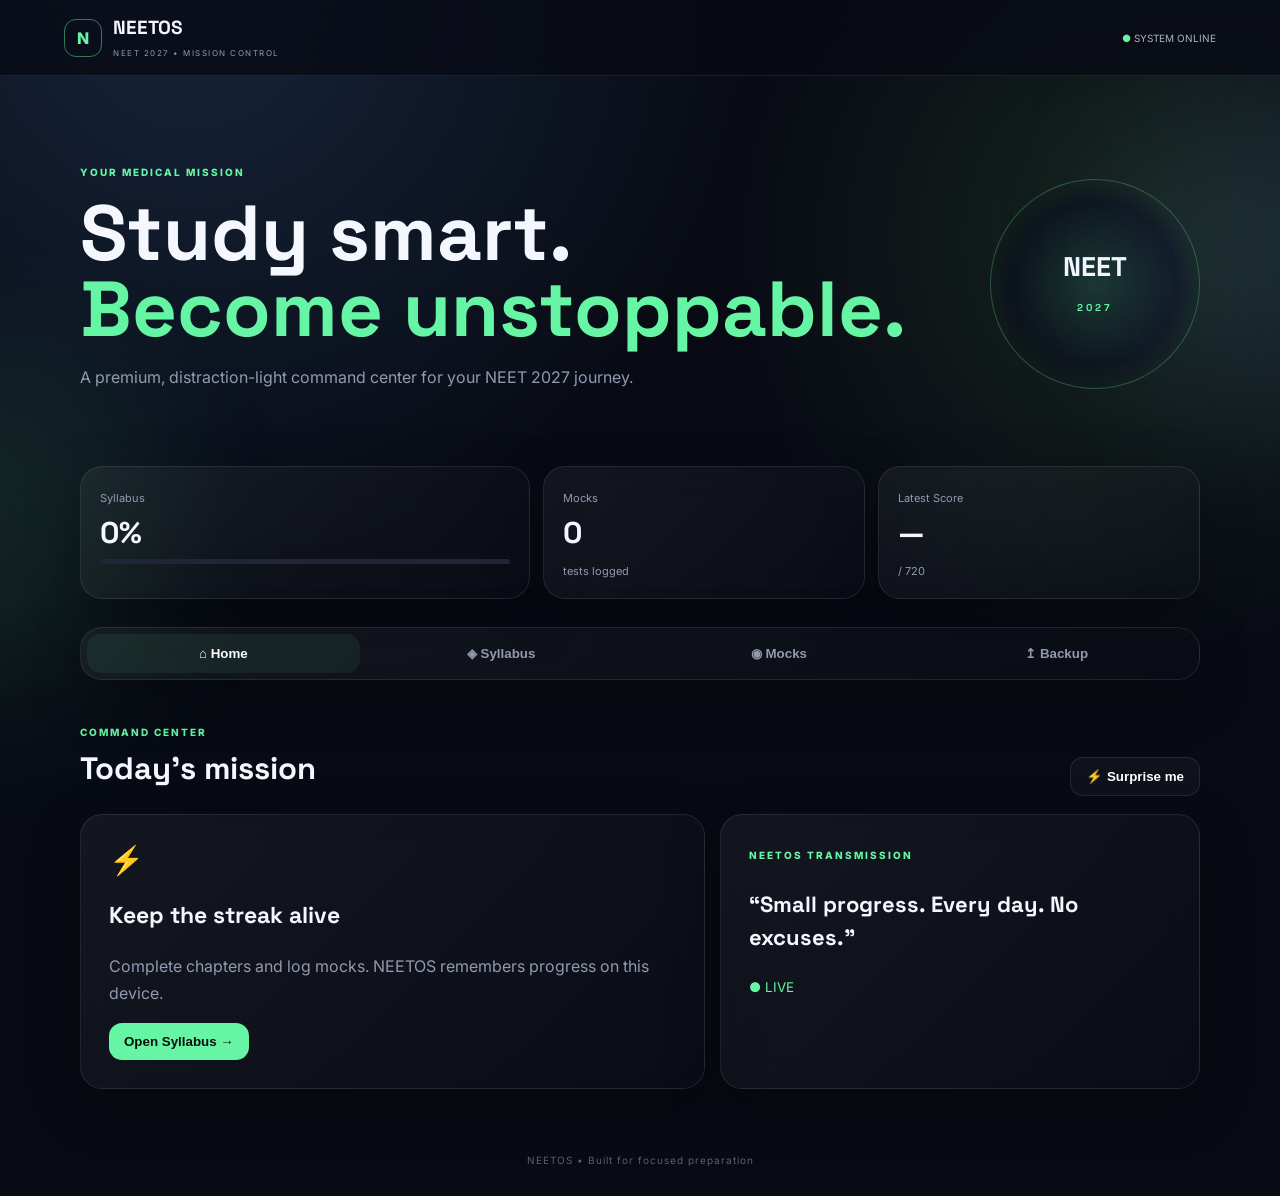
<file: index.html>
<!doctype html><html lang="en"><head><meta charset="utf-8"><meta name="viewport" content="width=device-width,initial-scale=1"><meta name="theme-color" content="#080b14"><link rel="manifest" href="manifest.json"><link rel="icon" href="favicon.png"><title>NEETOS — NEET 2027</title><link rel="stylesheet" href="style.css"></head><body>
<div class="ambient a1"></div><div class="ambient a2"></div><header class="topbar"><div class="brand"><div class="brandMark">N</div><div><b>NEETOS</b><small>NEET 2027 • MISSION CONTROL</small></div></div><div class="status">● SYSTEM ONLINE</div></header>
<main><section class="hero"><div><span class="eyebrow">YOUR MEDICAL MISSION</span><h1>Study smart.<br><em>Become unstoppable.</em></h1><p>A premium, distraction-light command center for your NEET 2027 journey.</p></div><div class="orb"><div>NEET<br><small>2027</small></div></div></section>
<section class="stats"><div class="glass stat"><span>Syllabus</span><strong id="pct">0%</strong><div class="bar"><i id="bar"></i></div></div><div class="glass stat"><span>Mocks</span><strong id="mc">0</strong><small>tests logged</small></div><div class="glass stat"><span>Latest Score</span><strong id="ls">—</strong><small>/ 720</small></div></section>
<nav class="tabs glass"><button class="active" data-p="home">⌂ Home</button><button data-p="syllabus">◈ Syllabus</button><button data-p="mocks">◉ Mocks</button><button data-p="backup">↥ Backup</button></nav>
<section id="home" class="page active"><div class="head"><div><span class="eyebrow">COMMAND CENTER</span><h2>Today’s mission</h2></div><button id="surprise" class="mini">⚡ Surprise me</button></div><div class="cards"><div class="glass card"><div class="bigicon">⚡</div><h3>Keep the streak alive</h3><p>Complete chapters and log mocks. NEETOS remembers progress on this device.</p><button class="primary" data-go="syllabus">Open Syllabus →</button></div><div class="glass card quote"><span class="eyebrow">NEETOS TRANSMISSION</span><h3 id="quote">“Small progress. Every day. No excuses.”</h3><small>● LIVE</small></div></div></section>
<section id="syllabus" class="page"><div class="head"><div><span class="eyebrow">PROGRESS MAP</span><h2>Syllabus</h2></div></div><div id="subjects"></div></section>
<section id="mocks" class="page"><div class="head"><div><span class="eyebrow">PERFORMANCE LAB</span><h2>Mock tests</h2></div></div><form id="form" class="glass form"><input id="name" placeholder="Mock name" required><input id="date" type="date" required><div class="scores"><input id="p" type="number" min="0" max="180" placeholder="Physics /180" required><input id="c" type="number" min="0" max="180" placeholder="Chemistry /180" required><input id="b" type="number" min="0" max="360" placeholder="Biology /360" required></div><button class="primary">Save Mock ✦</button></form><div id="list"></div></section>
<section id="backup" class="page"><div class="head"><div><span class="eyebrow">DATA VAULT</span><h2>Backup</h2></div></div><div class="glass card"><p>Your progress stays in this browser. Export it before changing devices.</p><div class="actions"><button class="primary" id="export">Export Backup</button><label class="secondary">Import Backup<input id="import" type="file" accept=".json" hidden></label><button class="danger" id="reset">Reset</button></div></div></section></main>
<div id="scene"></div><div id="toast"></div><footer>NEETOS • Built for focused preparation</footer><script src="app.js"></script></body></html>
</file>
<file: style.css>
@import url('https://fonts.googleapis.com/css2?family=Inter:wght@400;600;700;800&family=Space+Grotesk:wght@500;700&display=swap');:root{--bg:#080b14;--text:#f5f7ff;--muted:#929ab0;--line:#ffffff18;--green:#65f5a4;--blue:#6aa7ff}*{box-sizing:border-box}body{margin:0;background:radial-gradient(circle at 15% 0,#16243a,transparent 35%),radial-gradient(circle at 90% 20%,#17251e,transparent 28%),var(--bg);color:var(--text);font-family:Inter,sans-serif;min-height:100vh;overflow-x:hidden}.ambient{position:fixed;width:320px;height:320px;border-radius:50%;filter:blur(90px);opacity:.12;pointer-events:none}.a1{background:var(--green);left:-180px;top:40%}.a2{background:var(--blue);right:-180px;top:10%}.topbar{height:76px;padding:0 5%;display:flex;justify-content:space-between;align-items:center;position:sticky;top:0;z-index:10;background:#080b14cc;backdrop-filter:blur(18px);border-bottom:1px solid var(--line)}.brand{display:flex;gap:11px;align-items:center}.brandMark{width:38px;height:38px;border:1px solid #65f5a477;border-radius:12px;display:grid;place-items:center;color:var(--green);font-weight:800}.brand b{font:700 19px 'Space Grotesk';display:block}.brand small{font-size:8px;color:var(--muted);letter-spacing:1.5px}.status{font-size:10px;color:#aab3c8}.status:first-letter{color:var(--green)}main{width:min(1120px,92%);margin:auto}.hero{min-height:390px;display:flex;align-items:center;justify-content:space-between;gap:30px;padding:60px 0 35px}.eyebrow{font-size:10px;letter-spacing:2px;color:var(--green);font-weight:800}.hero h1{font:700 clamp(44px,7vw,78px)/.98 'Space Grotesk';margin:15px 0}.hero h1 em{font-style:normal;color:var(--green)}.hero p{color:var(--muted);line-height:1.7;max-width:560px}.orb{width:210px;height:210px;border-radius:50%;display:grid;place-items:center;text-align:center;font:700 27px 'Space Grotesk';background:radial-gradient(circle,#19362e,#0d141c 55%,transparent 70%);border:1px solid #65f5a444;animation:float 4s ease-in-out infinite}.orb small{font-size:10px;color:var(--green);letter-spacing:3px}.glass{background:linear-gradient(135deg,#ffffff0d,#ffffff03);border:1px solid var(--line);box-shadow:0 18px 55px #0004;backdrop-filter:blur(18px);border-radius:22px}.stats{display:grid;grid-template-columns:1.4fr 1fr 1fr;gap:13px}.stat{padding:19px}.stat span,.stat small{color:var(--muted);font-size:11px}.stat strong{display:block;font:700 30px 'Space Grotesk';margin:7px 0}.bar{height:5px;background:#202638;border-radius:9px;overflow:hidden}.bar i{display:block;height:100%;width:0;background:var(--green);box-shadow:0 0 14px var(--green);transition:width .6s}.tabs{display:flex;gap:5px;padding:6px;margin:28px 0 40px;position:sticky;top:86px;z-index:8}.tabs button{flex:1;border:0;background:transparent;color:var(--muted);padding:12px;border-radius:14px;font-weight:700}.tabs button.active{background:#65f5a412;color:#fff}.page{display:none;animation:in .3s ease}.page.active{display:block}.head{display:flex;justify-content:space-between;align-items:end;margin-bottom:18px}.head h2{font:700 31px 'Space Grotesk';margin:8px 0}.cards{display:grid;grid-template-columns:1.3fr 1fr;gap:15px}.card{padding:28px;min-height:220px}.card h3{font:700 23px 'Space Grotesk'}.card p{color:var(--muted);line-height:1.7}.bigicon{font-size:28px}.primary,.mini,.secondary,.danger{border-radius:13px;padding:11px 15px;cursor:pointer;font-weight:700}.primary{border:0;background:var(--green);color:#07110c}.mini,.secondary{border:1px solid var(--line);background:#ffffff08;color:#fff}.danger{border:1px solid #ff718022;background:#ff71800a;color:#ff9ba6}.quote h3{font-size:22px;line-height:1.5;margin-top:25px}.quote small{color:var(--green)}#subjects{display:grid;gap:15px}.subject{padding:19px}.subjectTop{display:flex;justify-content:space-between}.subject h3{margin:0;font:700 19px 'Space Grotesk'}.subjectPct{color:var(--green)}.chapters{display:grid;grid-template-columns:repeat(auto-fit,minmax(180px,1fr));gap:8px;margin-top:15px}.chapter{padding:12px;border:1px solid var(--line);border-radius:12px;background:#0002;color:#aab2c5;text-align:left}.chapter.done{background:var(--green);color:#07110c;font-weight:800}.form{padding:20px;display:grid;gap:10px}.form input{padding:13px;border:1px solid var(--line);background:#0c111d;color:#fff;border-radius:12px}.scores{display:grid;grid-template-columns:repeat(3,1fr);gap:10px}#list{display:grid;gap:10px;margin-top:15px}.mock{padding:16px;display:flex;justify-content:space-between;align-items:center}.total{color:var(--green);font:700 24px 'Space Grotesk'}.actions{display:flex;gap:10px;flex-wrap:wrap}#toast{position:fixed;bottom:28px;left:50%;transform:translate(-50%,20px);opacity:0;background:#eafff2;color:#07110c;padding:12px 16px;border-radius:13px;font-weight:800;z-index:50;transition:.3s}#toast.show{opacity:1;transform:translate(-50%,0)}#scene{position:fixed;inset:0;pointer-events:none;z-index:30;overflow:hidden}.heroMini{position:absolute;font-size:42px;animation:run 3.4s ease forwards;filter:drop-shadow(0 5px 10px #0008)}.heroMini span{display:block;font-size:9px;text-align:center;background:#080b14dd;border-radius:7px;padding:3px;color:#fff}@keyframes run{0%{opacity:0;transform:translate(-100px,40px) scale(.7)}12%{opacity:1}55%{transform:translate(42vw,-5vh) scale(1)}85%{opacity:1}100%{opacity:0;transform:translate(110vw,15vh) scale(.8)}}@keyframes float{50%{transform:translateY(-8px)}}@keyframes in{from{opacity:0;transform:translateY(7px)}to{opacity:1}}footer{text-align:center;color:#596277;font-size:10px;letter-spacing:1px;padding:65px 0 30px}@media(max-width:700px){.hero{min-height:340px;padding-top:40px}.orb{width:125px;height:125px;font-size:18px}.stats{grid-template-columns:1fr 1fr}.stats .stat:first-child{grid-column:1/-1}.cards{grid-template-columns:1fr}.scores{grid-template-columns:1fr}.hero h1{font-size:43px}.status{display:none}.tabs button{font-size:11px}}
</file>
